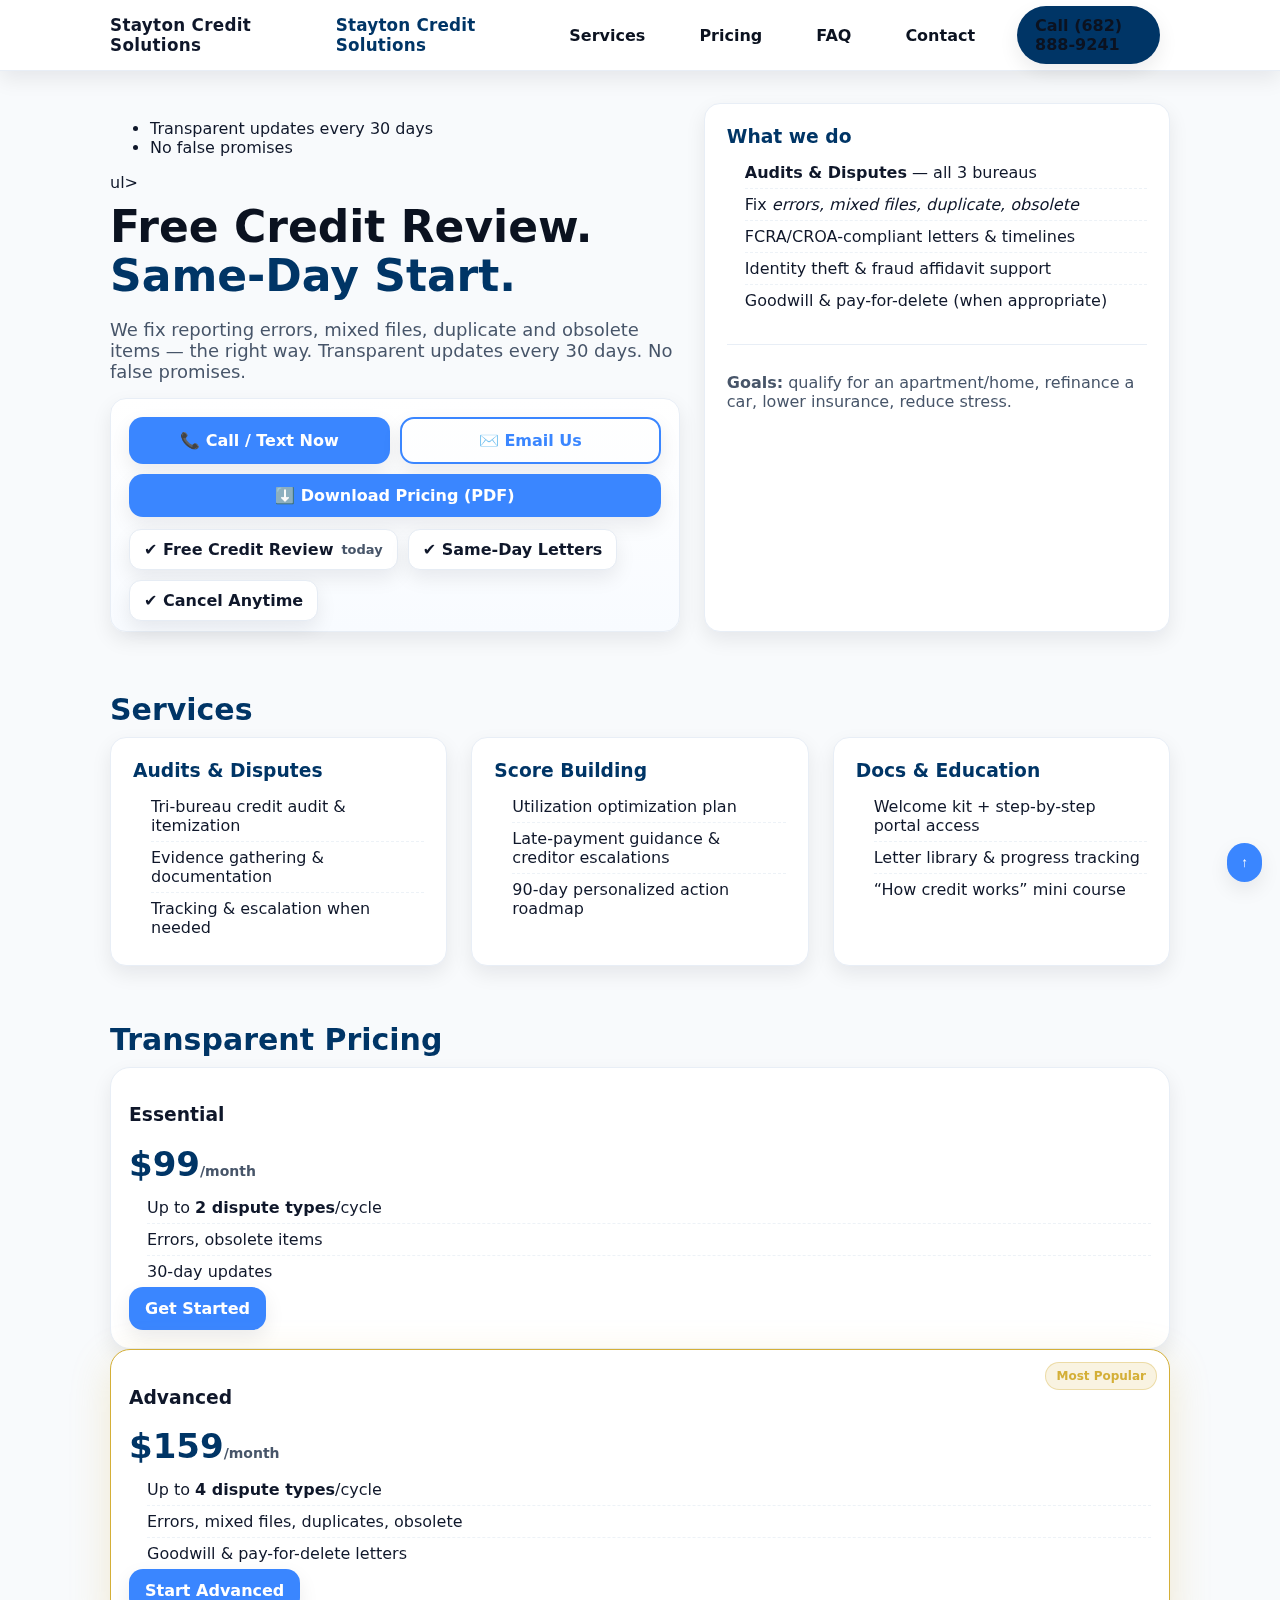
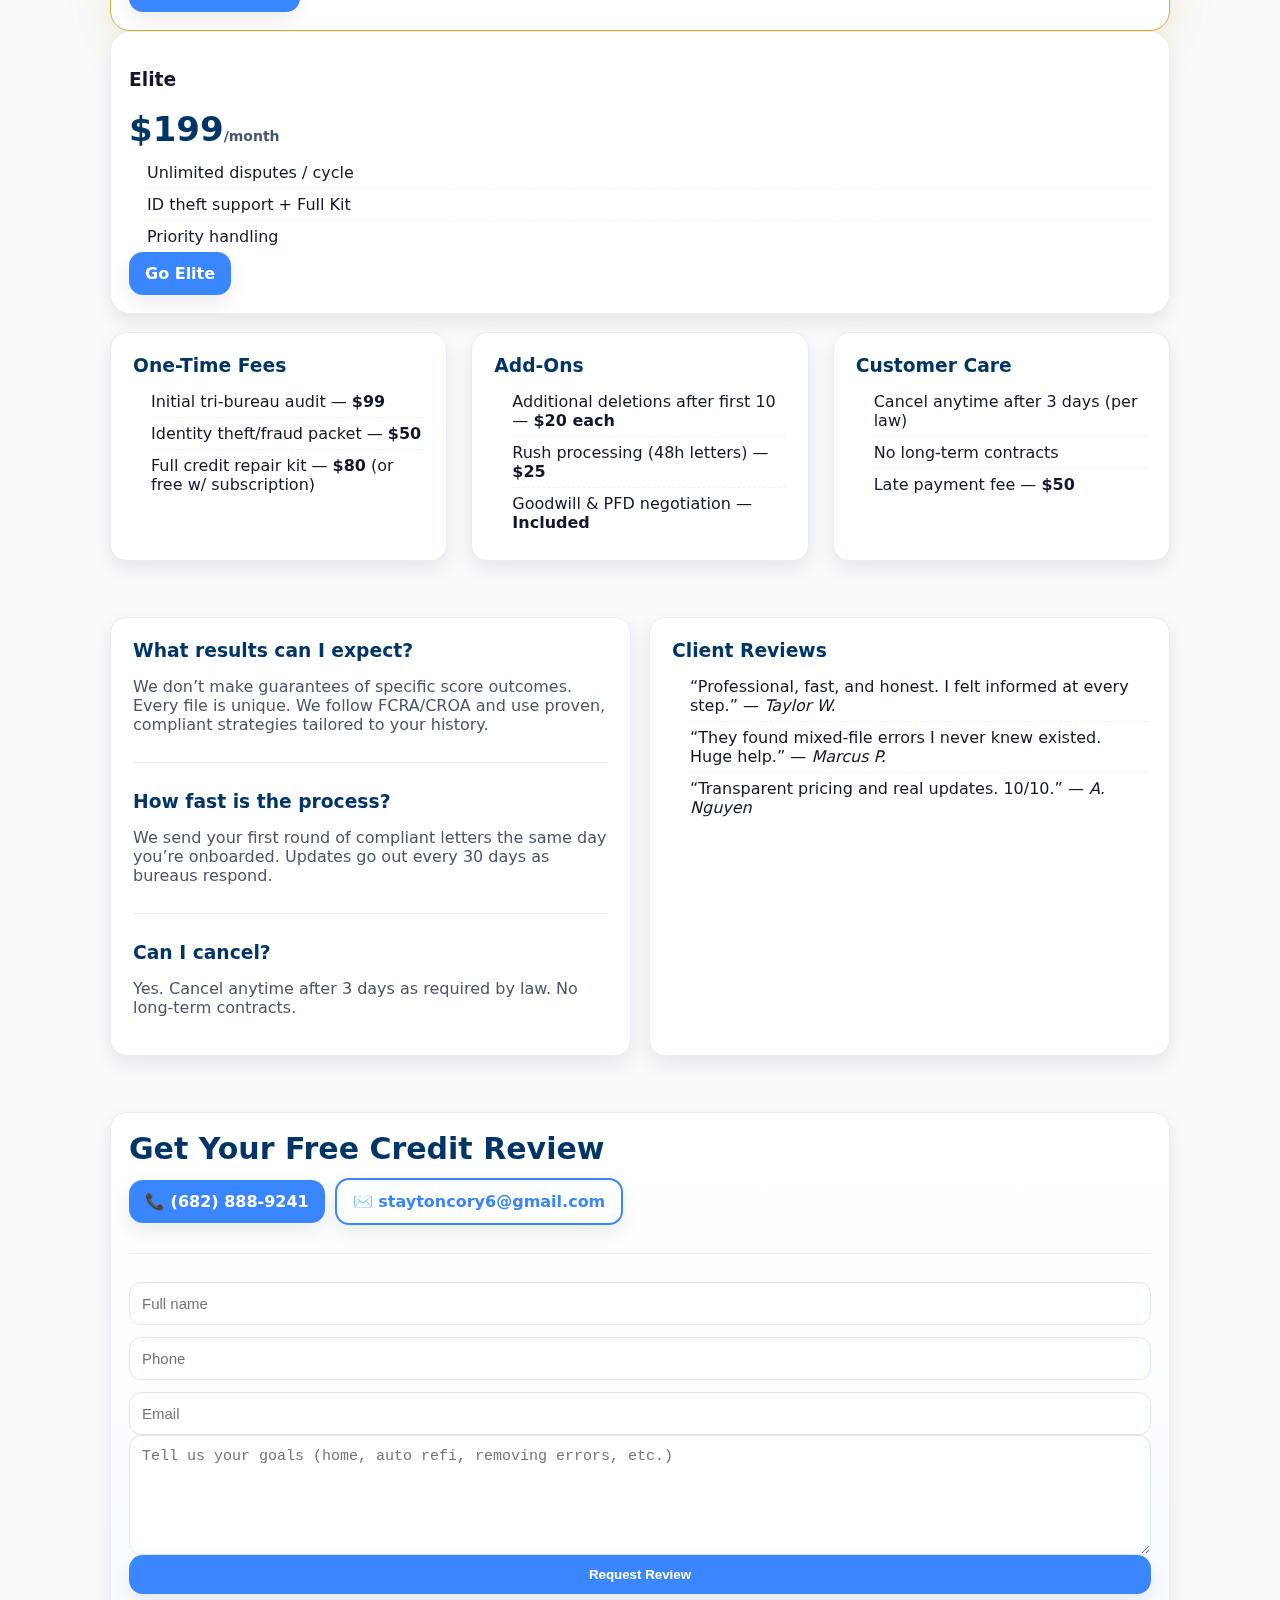
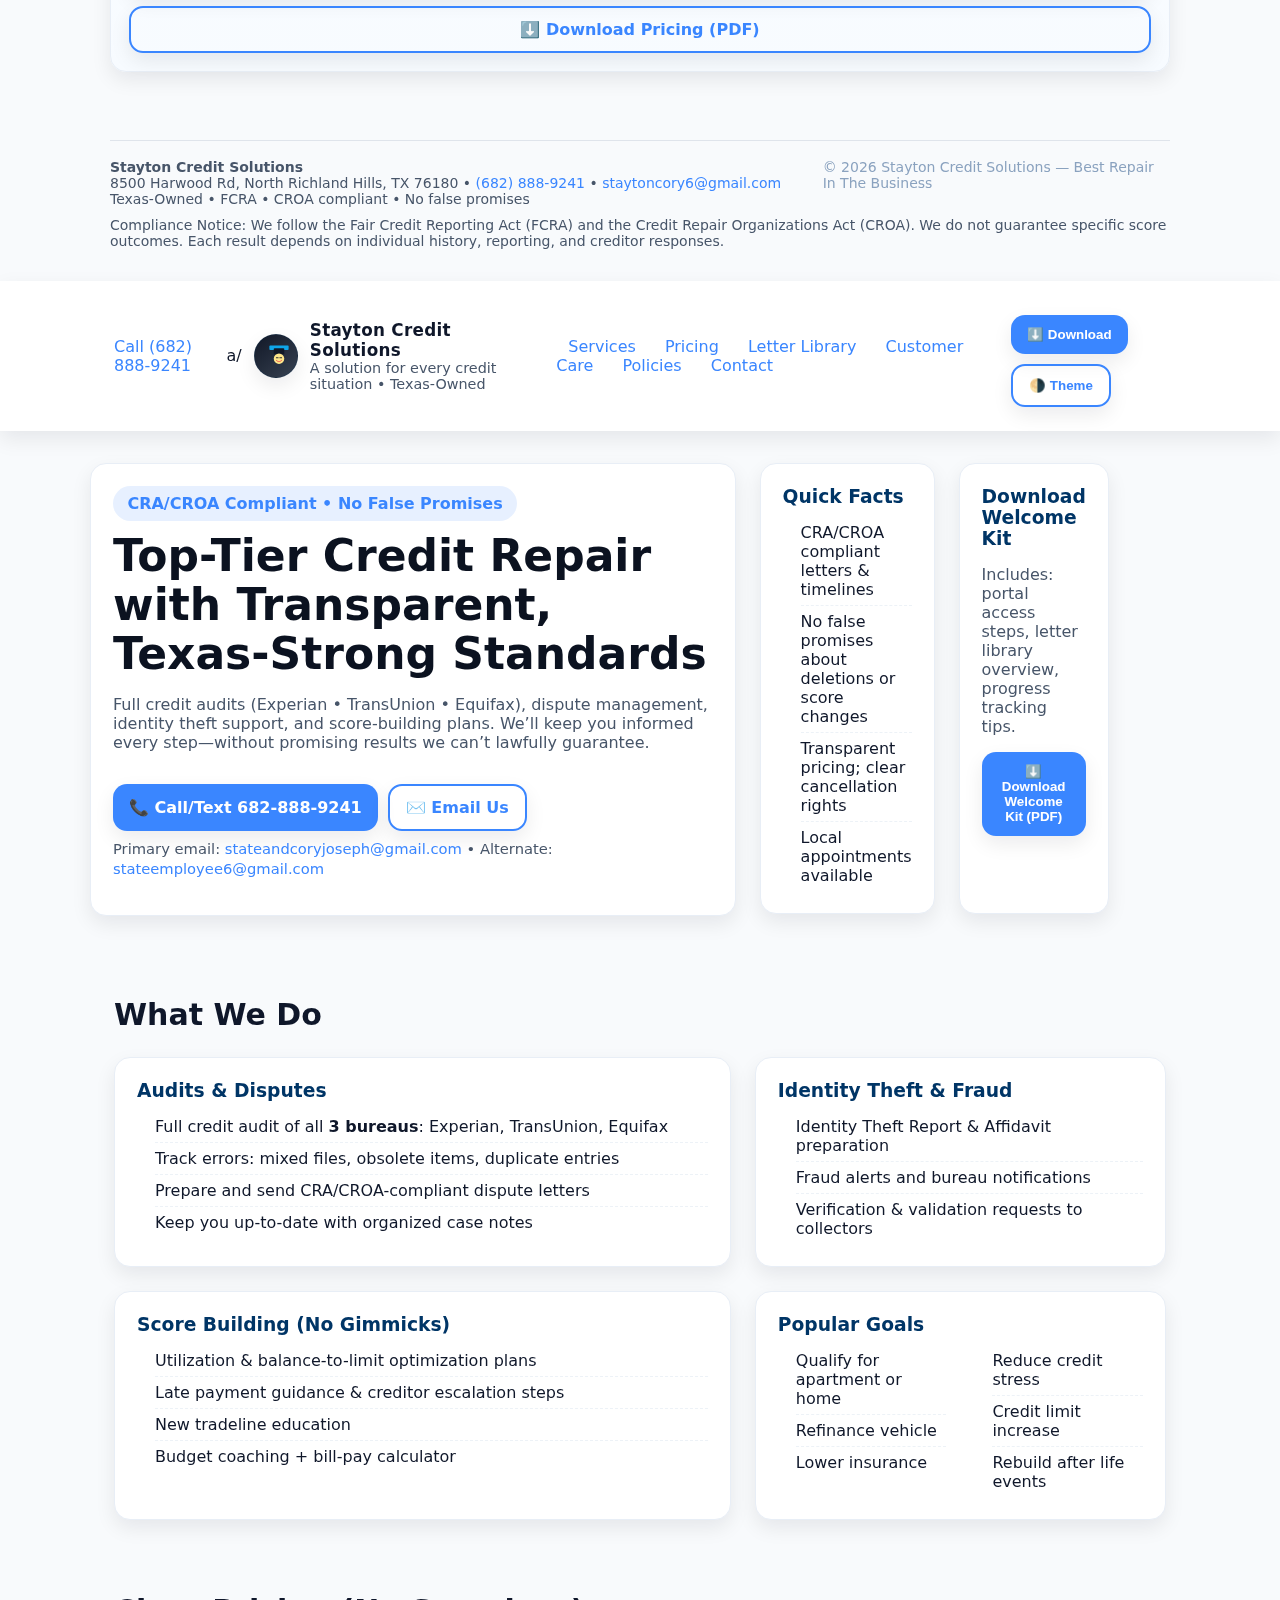
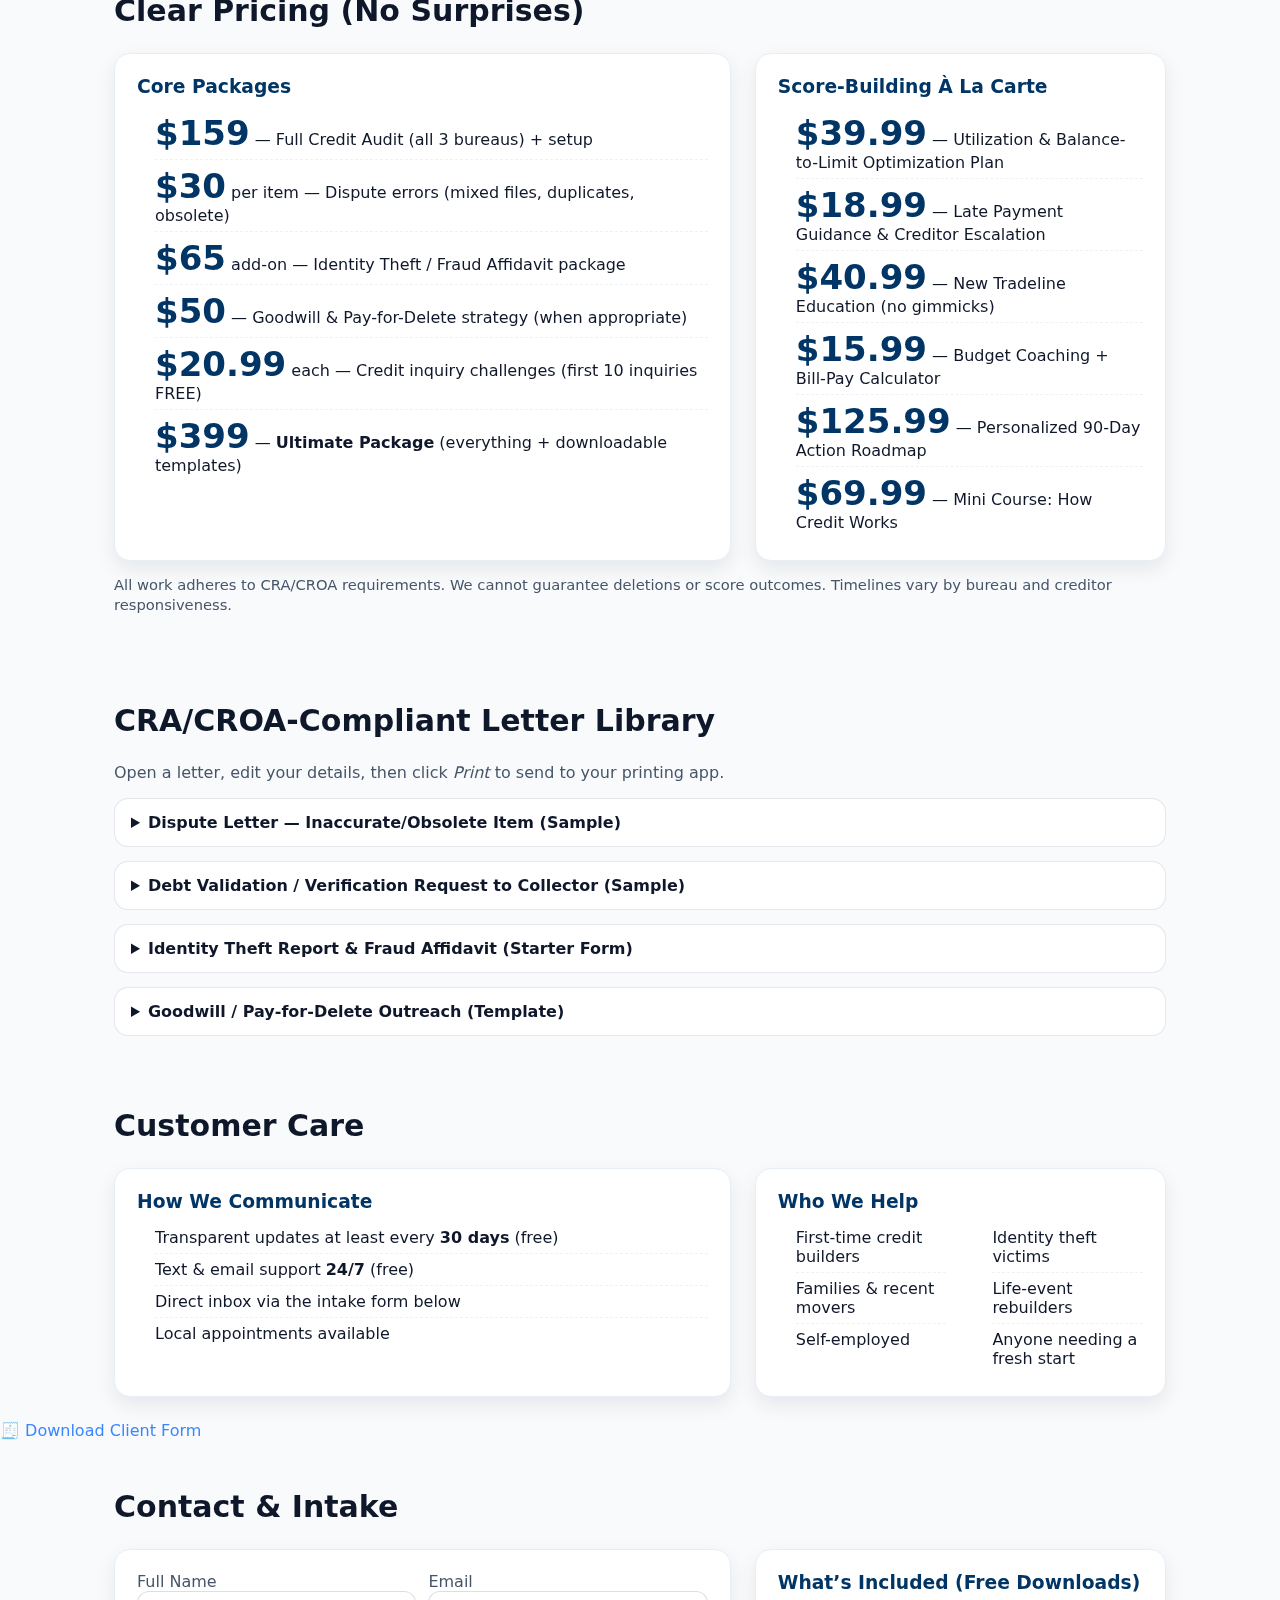
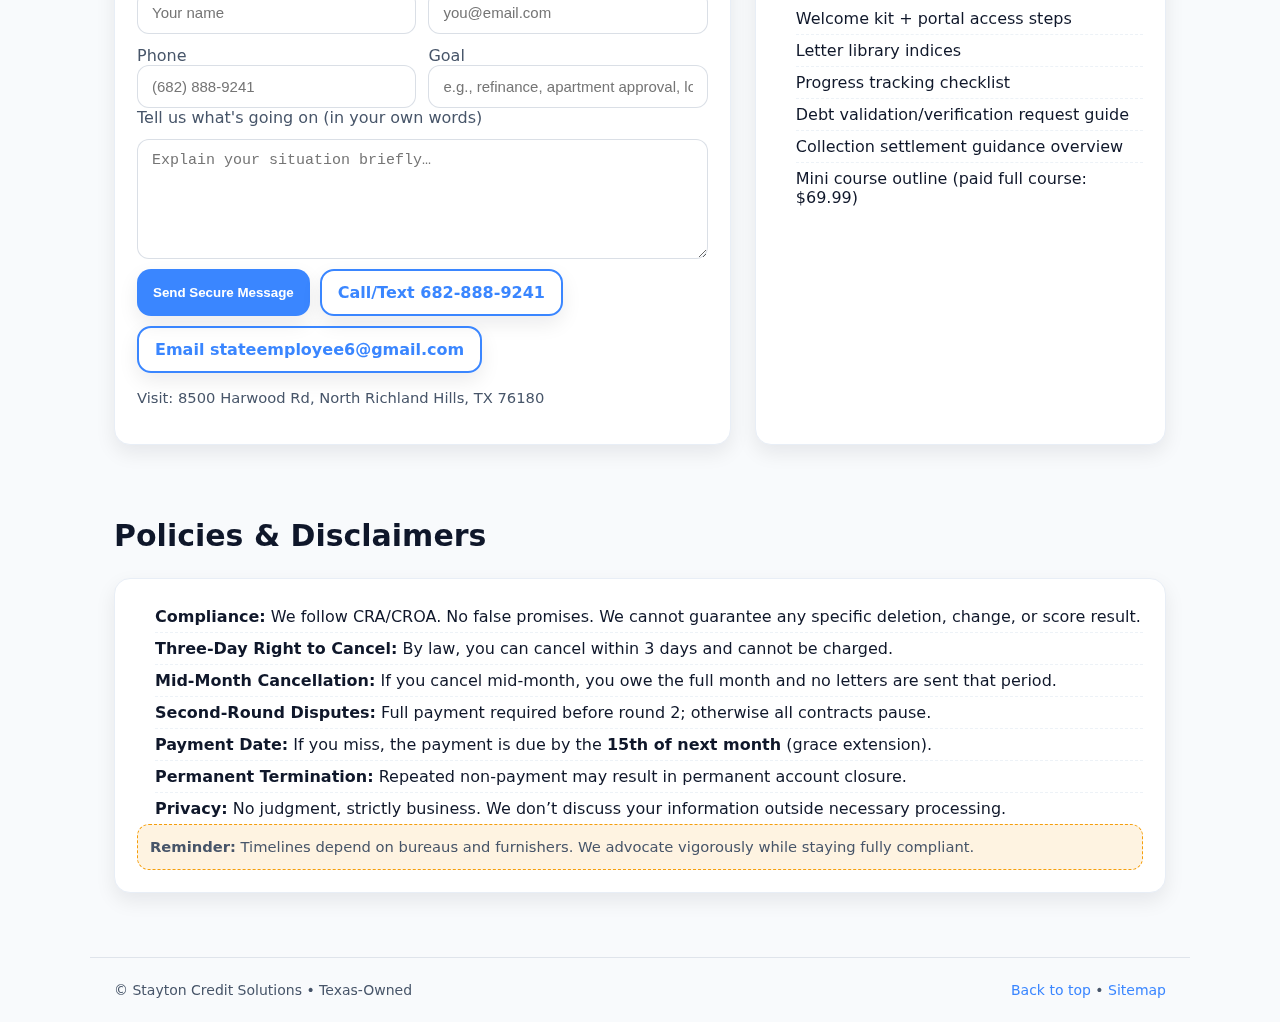
<file: index.html>
<!DOCTYPE html>
<html lang="en">
<head>
  <meta name="google-site-verification" content="Cdq7tfW2Q28PsmchXxTvO2B32CbPGPvtdff1PvNhVUI" />
  
  <meta charset="utf-8" />
  <meta name="viewport" content="width=device-width, initial-scale=1" />

  <title>Stayton Credit Solutions — Best Repair In The Business</title>
  <meta name="description" content="Texas-owned, FCRA/CROA compliant credit repair. Free credit review and same-day start. Disputes for reporting errors, mixed files, duplicate and obsolete items. Transparent pricing." />
  <meta name="keywords" content="credit repair, disputing errors, mixed file, duplicate tradelines, obsolete items, Texas credit repair, North Richland Hills, FCRA, CROA" />

  <!-- Open Graph / Social -->
  <meta property="og:title" content="Stayton Credit Solutions — Best Repair In The Business" />
  <meta property="og:description" content="Free Credit Review • Same-Day Start • Texas-Owned • Transparent Pricing" />
  <meta property="og:type" content="website" />
  <meta property="og:url" content="https://YOUR-DOMAIN.com/" />
  <meta property="og:image" content="https://YOUR-DOMAIN.com/assets/og-image.jpg" />

  <!-- Canonical & Favicon -->
  <link rel="canonical" href="https://YOUR-DOMAIN.com/" />
  <link rel="icon" href="assets/favicon.ico" type="image/x-icon" />

  <!-- Roboto + Inter (safe fallbacks) -->
  <link rel="preconnect" href="https://fonts.gstatic.com" crossorigin>
  <link href="https://fonts.googleapis.com/css2?family=Inter:wght@400;600;700;800&display=swap" rel="stylesheet">

  <style>
    :root{
      --navy:#003566;  /* deep navy */
      --gold:#D4AF37;  /* classic gold */
      --ink:#0b1220;
      --muted:#6b7280;
      --bg:#f7f9fc;
      --card:#ffffff;
      --ring:rgba(0,53,102,.14);
      --shadow: 0 10px 30px rgba(0,0,0,.08);
      --radius:18px;
    }
    *{box-sizing:border-box}
    html,body{margin:0;padding:0}
    <meta name="google-site-verification" content="Cdq7tfW2Q28PsmchXxTvO2B32CbPGPvtdff1PvNhVUI" />
    body{
      font-family:Inter,system-ui,-apple-system,Segoe UI,Roboto,Arial,sans-serif;
      color:var(--ink);
      background:var(--bg);
      line-height:1.5;
    }

    /* Header / Nav */
    .nav{
      position:sticky;top:0;z-index:50;
      background:#fff;
      border-bottom:1px solid #e8eef6;
      backdrop-filter:saturate(160%) blur(6px);
    }
    .wrap{max-width:1100px;margin:0 auto;padding:0 20px}
    .nav-inner{display:flex;align-items:center;justify-content:space-between;height:70px;}
    .brand{display:flex;align-items:center;gap:12px}
    .brand img{height:42px;width:auto;display:block}
    .brand .title{font-weight:800;letter-spacing:.2px;color:var(--navy)}
    .nav a{color:var(--ink);text-decoration:none;font-weight:600;margin:0 10px}
    .nav a:hover{color:var(--navy)}
    .cta-btn{
      background:var(--navy);color:#fff;border:none;border-radius:999px;
      padding:10px 18px;font-weight:700;box-shadow:var(--shadow);
    }
    .cta-btn:hover{filter:brightness(1.05)}
    .ghost{background:transparent;border:2px solid var(--navy);color:var(--navy)}
    .stack{display:flex;align-items:center;gap:10px}

    /* Hero */
    .hero{
      display:grid;grid-template-columns:1.1fr .9fr;gap:24px;
      padding:48px 0 22px;
    }
    .badge{display:inline-block;background:rgba(0,53,102,.06);color:var(--navy);
      border:1px solid rgba(0,53,102,.18);padding:6px 10px;border-radius:999px;font-weight:700;font-size:12px;letter-spacing:.2px}
    h1{font-size:42px;line-height:1.12;margin:14px 0 8px;color:var(--ink)}
    .lead{color:var(--muted);font-size:18px;margin-bottom:16px}
    .hero-card{
      background:linear-gradient(180deg,#fff, #f8fbff);
      border:1px solid #e8eef6;border-radius:var(--radius);padding:18px 18px 6px;box-shadow:var(--shadow)
    }
    .hero-card .row{display:flex;gap:10px;flex-wrap:wrap}
    .hero-card .row > a{flex:1 1 200px;text-align:center;text-decoration:none}
    .chip{display:inline-flex;align-items:center;gap:8px;padding:10px 14px;border-radius:12px;
      border:1px solid #e6ecf4;background:#fff;font-weight:700;box-shadow:var(--shadow)}
    .chip .small{font-size:13px;color:var(--muted);font-weight:600}

    /* Sections */
    .section{padding:28px 0}
    .grid{display:grid;grid-template-columns:repeat(3,1fr);gap:18px}
    .card{background:var(--card);border:1px solid #e8eef6;border-radius:var(--radius);padding:18px;box-shadow:var(--shadow)}
    .card h3{margin:2px 0 10px;color:var(--navy)}
    ul.clean{list-style:none;padding-left:0;margin:0}
    ul.clean li{padding:6px 0;border-bottom:1px dashed #edf2f7}
    ul.clean li:last-child{border-bottom:none}
    .muted{color:var(--muted)}
    .hr{height:1px;background:#e8eef6;margin:28px 0}

    /* Pricing */
    <a
  class="btn btn-primary"
 
 

    <a
  class="btn btn-outline"
  
  download="Stayton-Pricing-2025-11-12.csv"
>
  Download Pricing (CSV)
</a>

</a>

    .pricing{display:grid;grid-template-columns:repeat(3,1fr);gap:18px}
    .tier{background:#fff;border:1px solid #e8eef6;border-radius:20px;padding:18px;box-shadow:var(--shadow);position:relative}
    .tier.popular{border-color:var(--gold);box-shadow:0 12px 40px rgba(212,175,55,.22)}
    .price{font-size:34px;font-weight:800;color:var(--navy);margin:8px 0}
    .per{font-size:14px;color:var(--muted)}
    .tag{position:absolute;top:12px;right:12px;background:var(--gold);color:#15253a;font-weight:800;font-size:12px;padding:6px 10px;border-radius:999px}

    /* Testimonials / FAQ */
    .twocol{display:grid;grid-template-columns:1fr 1fr;gap:18px}

    /* Contact */
    .contact{
      background:linear-gradient(180deg,#fff,#f7fbff);
      border:1px solid #e8eef6;border-radius:var(--radius);padding:18px;box-shadow:var(--shadow)
    }
    .row{display:flex;gap:10px;flex-wrap:wrap}
    input,textarea{
      width:100%;padding:12px 12px;border-radius:12px;border:1px solid #dbe5f1;background:#fff;
      font-size:15px;outline:0;transition:box-shadow .2s
    }
    input:focus,textarea:focus{box-shadow:0 0 0 4px var(--ring)}
    textarea{min-height:120px;resize:vertical}
    .btn{
      display:inline-flex;align-items:center;justify-content:center;gap:8px;
      padding:12px 16px;border-radius:999px;border:none;background:var(--navy);color:#fff;font-weight:800;
      text-decoration:none;box-shadow:var(--shadow)
    }
    .btn:hover{filter:brightness(1.05)}
    .btn-outline{background:transparent;border:2px solid var(--navy);color:var(--navy)}

    /* Footer */
    footer{padding:26px 0;color:var(--muted);font-size:14px}
    .footgrid{display:grid;grid-template-columns:2fr 1fr;gap:18px}
    .credits{color:#8aa2bf}

    /* Responsive */
    @media (max-width:980px){
      .hero{grid-template-columns:1fr}
      .grid{grid-template-columns:1fr 1fr}
      .pricing{grid-template-columns:1fr}
      .twocol{grid-template-columns:1fr}
      .footgrid{grid-template-columns:1fr}
    }
    @media (max-width:640px){
      h1{font-size:34px}
    }
  </style>
</head>
<body>

  <!-- NAV -->
  <header class="nav">
    <div class="wrap nav-inner">
      <div class="brand">
       <strong>Stayton Credit Solutions</strong></strong>
        <div class="title">Stayton Credit Solutions</div>
      </div>
      <nav class="stack">
        <a href="#services">Services</a>
        <a href="#pricing">Pricing</a>
        <a href="#faq">FAQ</a>
        <a href="#contact">Contact</a>
        <a class="cta-btn" href="tel:+16828889241">Call (682) 888-9241</a>
      </nav>
    </div>
  </header>

  <main class="wrap">
    <!-- HERO -->
    <section class="hero">
      <div>
        <ul class="hero-badges">
          <li>Transparent updates every 30 days</li>
        <li>No false promises</li>
        </ul>ul></li></li>
        <h1>Free Credit Review. <span style="color:var(--navy)">Same-Day Start.</span></h1>
        <p class="lead">We fix reporting errors, mixed files, duplicate and obsolete items — the right way. Transparent updates every 30 days. No false promises.</p>

        <div class="hero-card">
          <div class="row">
            <a class="btn" href="tel:+16828889241">📞 Call / Text Now</a>
            <a class="btn btn-outline" href="mailto:staytoncory6@gmail.com">✉️ Email Us</a>
            <a class="btn" href="pricing.pdf" download>⬇️ Download Pricing (PDF)</a>
          </div>
          <div class="row" style="margin:12px 0 4px">
            <span class="chip">✔ Free Credit Review <span class="small">today</span></span>
            <span class="chip">✔ Same-Day Letters</span>
            <span class="chip">✔ Cancel Anytime</span>
          </div>
        </div>
      </div>

      <!-- Right side quick facts -->
      <div class="card">
        <h3>What we do</h3>
        <ul class="clean">
          <li><strong>Audits & Disputes</strong> — all 3 bureaus</li>
          <li>Fix <em>errors, mixed files, duplicate, obsolete</em></li>
          <li>FCRA/CROA-compliant letters & timelines</li>
          <li>Identity theft & fraud affidavit support</li>
          <li>Goodwill & pay-for-delete (when appropriate)</li>
        </ul>
        <div class="hr"></div>
        <p class="muted"><strong>Goals:</strong> qualify for an apartment/home, refinance a car, lower insurance, reduce stress.</p>
      </div>
    </section>

    <!-- SERVICES GRID -->
    <section id="services" class="section">
      <h2 style="color:var(--navy);margin:0 0 10px">Services</h2>
      <div class="grid">
        <div class="card">
          <h3>Audits & Disputes</h3>
          <ul class="clean">
            <li>Tri-bureau credit audit & itemization</li>
            <li>Evidence gathering & documentation</li>
            <li>Tracking & escalation when needed</li>
          </ul>
        </div>
        <div class="card">
          <h3>Score Building</h3>
          <ul class="clean">
            <li>Utilization optimization plan</li>
            <li>Late-payment guidance & creditor escalations</li>
            <li>90-day personalized action roadmap</li>
          </ul>
        </div>
        <div class="card">
          <h3>Docs & Education</h3>
          <ul class="clean">
            <li>Welcome kit + step-by-step portal access</li>
            <li>Letter library & progress tracking</li>
            <li>“How credit works” mini course</li>
          </ul>
        </div>
      </div>
    </section>

    <!-- PRICING -->
    <section id="pricing" class="section">
      <h2 style="color:var(--navy);margin:0 0 10px">Transparent Pricing</h2>
      <div class="pricing">
        <div class="tier">
          <h3>Essential</h3>
          <div class="price">$99<span class="per">/month</span></div>
          <ul class="clean">
            <li>Up to <strong>2 dispute types</strong>/cycle</li>
            <li>Errors, obsolete items</li>
            <li>30-day updates</li>
          </ul>
          <a class="btn" href="#contact">Get Started</a>
        </div>

        <div class="tier popular">
          <div class="tag">Most Popular</div>
          <h3>Advanced</h3>
          <div class="price">$159<span class="per">/month</span></div>
          <ul class="clean">
            <li>Up to <strong>4 dispute types</strong>/cycle</li>
            <li>Errors, mixed files, duplicates, obsolete</li>
            <li>Goodwill & pay-for-delete letters</li>
          </ul>
          <a class="btn" href="#contact">Start Advanced</a>
        </div>

        <div class="tier">
          <h3>Elite</h3>
          <div class="price">$199<span class="per">/month</span></div>
          <ul class="clean">
            <li>Unlimited disputes / cycle</li>
            <li>ID theft support + Full Kit</li>
            <li>Priority handling</li>
          </ul>
          <a class="btn" href="#contact">Go Elite</a>
        </div>
      </div>

      <div class="grid" style="margin-top:18px">
        <div class="card">
          <h3>One-Time Fees</h3>
          <ul class="clean">
            <li>Initial tri-bureau audit — <strong>$99</strong></li>
            <li>Identity theft/fraud packet — <strong>$50</strong></li>
            <li>Full credit repair kit — <strong>$80</strong> (or free w/ subscription)</li>
          </ul>
        </div>
        <div class="card">
          <h3>Add-Ons</h3>
          <ul class="clean">
            <li>Additional deletions after first 10 — <strong>$20 each</strong></li>
            <li>Rush processing (48h letters) — <strong>$25</strong></li>
            <li>Goodwill & PFD negotiation — <strong>Included</strong></li>
          </ul>
        </div>
        <div class="card">
          <h3>Customer Care</h3>
          <ul class="clean">
            <li>Cancel anytime after 3 days (per law)</li>
            <li>No long-term contracts</li>
            <li>Late payment fee — <strong>$50</strong></li>
          </ul>
        </div>
      </div>
    </section>

    <!-- SOCIAL PROOF + FAQ -->
    <section class="section twocol" id="faq">
      <div class="card">
        <h3>What results can I expect?</h3>
        <p class="muted">We don’t make guarantees of specific score outcomes. Every file is unique. We follow FCRA/CROA and use proven, compliant strategies tailored to your history.</p>
        <div class="hr"></div>
        <h3>How fast is the process?</h3>
        <p class="muted">We send your first round of compliant letters the same day you’re onboarded. Updates go out every 30 days as bureaus respond.</p>
        <div class="hr"></div>
        <h3>Can I cancel?</h3>
        <p class="muted">Yes. Cancel anytime after 3 days as required by law. No long-term contracts.</p>
      </div>

      <div class="card">
        <h3>Client Reviews</h3>
        <ul class="clean">
          <li>“Professional, fast, and honest. I felt informed at every step.” — <em>Taylor W.</em></li>
          <li>“They found mixed-file errors I never knew existed. Huge help.” — <em>Marcus P.</em></li>
          <li>“Transparent pricing and real updates. 10/10.” — <em>A. Nguyen</em></li>
        </ul>
      </div>
    </section>

    <!-- CONTACT -->
    <section id="contact" class="section">
      <div class="contact">
        <div class="row" style="align-items:center;justify-content:space-between">
          <h2 style="color:var(--navy);margin:0">Get Your Free Credit Review</h2>
          <div class="stack">
            <a class="btn" href="tel:+16828889241">📞 (682) 888-9241</a>
            <a class="btn btn-outline" href="mailto:staytoncory6@gmail.com">✉️ staytoncory6@gmail.com</a>
          </div>
        </div>
        <div class="hr"></div>
        <form action="https://formspree.io/f/YOUR-FORM-ID" method="POST">
          <div class="row">
            <input name="name" placeholder="Full name" required />
            <input name="phone" placeholder="Phone" />
            <input type="email" name="email" placeholder="Email" required />
          </div>
          <div class="row">
            <textarea name="message" placeholder="Tell us your goals (home, auto refi, removing errors, etc.)" required></textarea>
          </div>
          <div class="row">
            <button class="btn" type="submit">Request Review</button>
            <a class="btn btn-outline" href="pricing.pdf" download>⬇️ Download Pricing (PDF)</a>
          </div>
        </form>
      </div>
    </section>

    <!-- FOOTER -->
    <footer>
      <div class="footgrid">
        <div>
          <strong>Stayton Credit Solutions</strong><br>
          8500 Harwood Rd, North Richland Hills, TX 76180 • <a href="tel:+16828889241">(682) 888-9241</a> •
          <a href="mailto:staytoncory6@gmail.com">staytoncory6@gmail.com</a><br>
          Texas-Owned • FCRA • CROA compliant • No false promises
        </div>
        <div class="credits">
          © <span id="year"></span> Stayton Credit Solutions — Best Repair In The Business
        </div>
      </div>
      <p class="muted" style="margin-top:10px">
        Compliance Notice: We follow the Fair Credit Reporting Act (FCRA) and the Credit Repair Organizations Act (CROA).
        We do not guarantee specific score outcomes. Each result depends on individual history, reporting, and creditor responses.
      </p>
    </footer>
  </main>

  <script>
    document.getElementById('year').textContent = new Date().getFullYear();
  </script>

  <!-- LocalBusiness Schema -->
  <script type="application/ld+json">
  {
    "@context":"https://schema.org",
    "@type":"LocalBusiness",
    "name":"Stayton Credit Solutions",
    "image":"https://YOUR-DOMAIN.com/assets/logo.png",
    "telephone":"+1-682-888-9241",
    "email":"staytoncory6@gmail.com",
    "address":{
      "@type":"PostalAddress",
      "streetAddress":"8500 Harwood Rd",
      "addressLocality":"North Richland Hills",
      "addressRegion":"TX",
      "postalCode":"76180",
      "addressCountry":"US"
    },
    "url":"https://YOUR-DOMAIN.com/",
    "priceRange":"$$",
    "slogan":"Best Repair In The Business",
    "sameAs":[
      "https://www.facebook.com/YOUR-PAGE",
      "https://www.instagram.com/YOUR-PAGE",
      "https://www.linkedin.com/company/YOUR-PAGE"
    ],
    "areaServed":{
      "@type":"GeoCircle",
      "geoMidpoint":{"@type":"GeoCoordinates","latitude":32.8343,"longitude":-97.2289},
      "geoRadius":"80000"
    }
  }
  </script>
</body>
</html>
<!DOCTYPE html>
<html lang="en" data-theme="light">
<head>
  <meta charset="utf-8" />
  <meta name="viewport" content="width=device-width, initial-scale=1" />
  <title>Stayton Credit Solutions — Top-Tier Credit Repair (Texas-Owned)</title>
  <meta name="description" content="Texas-owned, CRA/CROA-compliant credit audits, disputes, identity theft support, and score-building plans. Transparent pricing. No false promises." />
  <link rel="canonical" href="https://your-github-username.github.io/StaytonCreditSolutions/" />
  <style>
    :root{
      --bg:#0b132b;        /* navy */
      --bg-2:#1c2541;
      --acc:#3a86ff;       /* blue for buttons */
      --gold:#d4af37;      /* accent */
      --text:#f7f8fb;
      --muted:#c9d1e0;
      --card:#111827;
      --ok:#10b981;
      --warn:#f59e0b;
      --danger:#ef4444;
      --shadow: 0 10px 30px rgba(0,0,0,.35);
      --radius: 16px;
      --radius-sm: 12px;
      --radius-lg: 22px;
      --max: 1100px;
    }
    [data-theme="light"]{
      --bg:#f8fafc;
      --bg-2:#ffffff;
      --text:#0f172a;
      --muted:#475569;
      --card:#ffffff;
      --shadow: 0 8px 20px rgba(2,6,23,.08);
    }
    *{box-sizing:border-box}
    html,body{margin:0;height:100%;scroll-behavior:smooth;background:var(--bg);color:var(--text);font-family:ui-sans-serif,system-ui,Segoe UI,Roboto,Arial,"Apple Color Emoji","Segoe UI Emoji"}
    a{color:var(--acc);text-decoration:none}
    a:hover{text-decoration:underline}
    .container{max-width:var(--max);margin-inline:auto;padding:24px}
    .pill{display:inline-block;padding:.5rem .9rem;border-radius:999px;background:rgba(58,134,255,.12);color:var(--acc);font-weight:600}
    /* Header */
    header{position:sticky;top:0;z-index:50;background:var(--bg-2);box-shadow:var(--shadow)}
    .bar{display:flex;align-items:center;gap:16px;justify-content:space-between}
    nav a{padding:10px 12px;border-radius:10px}
    nav a:hover{background:rgba(58,134,255,.12)}
    .logo{display:flex;align-items:center;gap:12px}
    .brand{font-size:1.05rem;font-weight:800;letter-spacing:.3px}
    /* Simple “1930s top-hat” SVG badge */
    .badge{width:44px;height:44px;border-radius:50%;background:linear-gradient(140deg,#0b132b,#1c2541);display:grid;place-items:center;box-shadow:var(--shadow)}
    [data-theme="light"] .badge{background:linear-gradient(140deg,#111827,#374151)}
    .btn{display:inline-flex;align-items:center;gap:10px;padding:12px 16px;border-radius:14px;background:var(--acc);color:white;border:0;cursor:pointer;font-weight:700;box-shadow:var(--shadow)}
    .btn:hover{filter:brightness(.95)}
    .btn-outline{background:transparent;color:var(--acc);border:2px solid var(--acc)}
    .grid{display:grid;gap:24px}
    @media(min-width:900px){.grid-2{grid-template-columns:1.2fr .8fr}}
    /* Cards */
    .card{background:var(--card);border-radius:var(--radius);box-shadow:var(--shadow);padding:22px}
    .card h3{margin-top:0}
    /* Hero */
    .hero{padding:32px 0}
    .hero h1{font-size:clamp(28px,3.6vw,44px);margin:10px 0}
    .muted{color:var(--muted)}
    .taglist{display:flex;flex-wrap:wrap;gap:10px}
    .tag{background:rgba(212,175,55,.15);color:var(--gold);border:1px solid rgba(212,175,55,.35);padding:6px 10px;border-radius:999px;font-weight:700}
    /* Sections */
    section{scroll-margin-top:100px}
    h2{font-size:clamp(22px,2.6vw,30px)}
    ul.clean{padding-left:18px}
    .price{font-weight:900}
    .fine{font-size:.92rem;line-height:1.35;color:var(--muted)}
    .note{background:rgba(245,158,11,.12);border:1px dashed var(--warn);padding:12px;border-radius:12px}
    /* Details dropdowns */
    details{background:var(--bg-2);border-radius:14px;padding:14px 16px;border:1px solid rgba(148,163,184,.25)}
    details+details{margin-top:14px}
    summary{cursor:pointer;font-weight:800}
    .actions{display:flex;gap:10px;flex-wrap:wrap;margin-top:10px}
    .action{padding:8px 12px;border-radius:10px;border:1px solid rgba(148,163,184,.35);background:transparent;color:var(--text);cursor:pointer}
    .action:hover{background:rgba(148,163,184,.12)}
    /* Lists */
    .cols{columns:2;gap:28px}
    @media(max-width:700px){.cols{columns:1}}
    /* Footer + back to top */
    footer{margin-top:40px;padding:18px 0;border-top:1px solid rgba(148,163,184,.25)}
    .backtop{position:fixed;right:18px;bottom:18px;border-radius:999px;padding:12px 14px;background:var(--acc);color:#fff;border:0;cursor:pointer;box-shadow:var(--shadow)}
    /* Forms */
    .input{width:100%;padding:12px 14px;border-radius:12px;border:1px solid rgba(148,163,184,.35);background:var(--bg-2);color:var(--text)}
    textarea.input{min-height:120px;resize:vertical}
    .row{display:grid;gap:12px}
    @media(min-width:720px){.row-2{grid-template-columns:1fr 1fr}}
    /* Accessibility helpers */
    .sr-only{position:absolute;width:1px;height:1px;padding:0;margin:-1px;overflow:hidden;clip:rect(0,0,0,0);white-space:nowrap;border:0}
  </style>
</head>
<body id="top">

  <!-- Header -->
  <header>
    <div class="container bar">
      <div class="logo">
        <a class="call-fab" href="tel:+16828889241" aria-label="Call Stayton Credit Solutions">
          <span>Call (682) 888-9241</span>
        </a>a/</span>
        <div class="badge" aria-hidden="true">
          <!-- playful 1930s top-hat face -->
          <svg width="28" height="28" viewBox="0 0 64 64" fill="none" aria-label="1930s three-piece suit logo">
            <rect x="10" y="8" width="44" height="10" rx="2" fill="#0ea5e9"/>
            <rect x="20" y="14" width="24" height="14" rx="2" fill="#111827"/>
            <circle cx="32" cy="38" r="12" fill="#fde68a"/>
            <path d="M26 36h4M34 36h4" stroke="#111827" stroke-width="2" stroke-linecap="round"/>
            <path d="M26 42c4 4 8 4 12 0" stroke="#ef4444" stroke-width="2" stroke-linecap="round"/>
          </svg>
        </div>
        <div>
          <div class="brand">Stayton Credit Solutions</div>
          <div class="muted" style="font-size:.9rem">A solution for every credit situation • Texas-Owned</div>
        </div>
      </div>

      <nav>
        <a href="#services">Services</a>
        <a href="#pricing">Pricing</a>
        <a href="#letters">Letter Library</a>
        <a href="#care">Customer Care</a>
        <a href="#policies">Policies</a>
        <a href="#contact">Contact</a>
      </nav>

      <div class="actions">
        <button class="btn" id="downloadPage" aria-label="Download this page">⬇️ Download</button>
        <button class="btn btn-outline" data-theme-toggle aria-label="Switch theme">🌗 Theme</button>
      </div>
    </div>
  </header>

  <!-- Hero -->
  <div class="container hero grid grid-2">
    <div class="card">
      <span class="pill">CRA/CROA Compliant • No False Promises</span>
      <h1>Top-Tier Credit Repair with Transparent, Texas-Strong Standards</h1>
      <p class="muted">Full credit audits (Experian • TransUnion • Equifax), dispute management, identity theft support, and score-building plans. We’ll keep you informed every step—without promising results we can’t lawfully guarantee.</p>
      <div class="taglist" style="margin-top:10px">
        <span class="tag">Texas-Owned</span>
        <span class="tag">Strict Guidelines</span>
        <span class="tag">Audit &amp; Disputes</span>
        <span class="tag">Identity Theft</span>
      </div>
      <div class="actions" style="margin-top:16px">
        <a class="btn" href="tel:16828889241">📞 Call/Text 682-888-9241</a>
        <a class="btn btn-outline" href="mailto:stateandcoryjoseph@gmail.com">✉️ Email Us</a>
      </div>
      <p class="fine" style="margin-top:8px">Primary email: <a href="mailto:stateandcoryjoseph@gmail.com">stateandcoryjoseph@gmail.com</a> • Alternate: <a href="mailto:stateemployee6@gmail.com">stateemployee6@gmail.com</a></p>
    </div>

    <div class="grid" style="align-content:start">
      <div class="card">
        <h3>Quick Facts</h3>
        <ul class="clean">
          <li>CRA/CROA compliant letters & timelines</li>
          <li>No false promises about deletions or score changes</li>
          <li>Transparent pricing; clear cancellation rights</li>
          <li>Local appointments available</li>
        </ul>
      </div>
      <div class="card">
        <h3>Download Welcome Kit</h3>
        <p class="muted">Includes: portal access steps, letter library overview, progress tracking tips.</p>
        <button class="btn" id="downloadWelcome">⬇️ Download Welcome Kit (PDF)</button>
      </div>
    </div>
  </div>

  <!-- Services -->
  <section id="services" class="container">
    <h2>What We Do</h2>
    <div class="grid grid-2">
      <div class="card">
        <h3>Audits & Disputes</h3>
        <ul class="clean">
          <li>Full credit audit of all <strong>3 bureaus</strong>: Experian, TransUnion, Equifax</li>
          <li>Track errors: mixed files, obsolete items, duplicate entries</li>
          <li>Prepare and send CRA/CROA-compliant dispute letters</li>
          <li>Keep you up-to-date with organized case notes</li>
        </ul>
      </div>
      <div class="card">
        <h3>Identity Theft & Fraud</h3>
        <ul class="clean">
          <li>Identity Theft Report & Affidavit preparation</li>
          <li>Fraud alerts and bureau notifications</li>
          <li>Verification & validation requests to collectors</li>
        </ul>
      </div>
      <div class="card">
        <h3>Score Building (No Gimmicks)</h3>
        <ul class="clean">
          <li>Utilization & balance-to-limit optimization plans</li>
          <li>Late payment guidance & creditor escalation steps</li>
          <li>New tradeline education</li>
          <li>Budget coaching + bill-pay calculator</li>
        </ul>
      </div>
      <div class="card">
        <h3>Popular Goals</h3>
        <div class="cols">
          <ul class="clean">
            <li>Qualify for apartment or home</li>
            <li>Refinance vehicle</li>
            <li>Lower insurance</li>
          </ul>
          <ul class="clean">
            <li>Reduce credit stress</li>
            <li>Credit limit increase</li>
            <li>Rebuild after life events</li>
          </ul>
        </div>
      </div>
    </div>
  </section>

  <!-- Pricing -->
  <section id="pricing" class="container">
    <h2>Clear Pricing (No Surprises)</h2>
    <div class="grid grid-2">
      <div class="card">
        <h3>Core Packages</h3>
        <ul class="clean">
          <li><span class="price">$159</span> — Full Credit Audit (all 3 bureaus) + setup</li>
          <li><span class="price">$30</span> per item — Dispute errors (mixed files, duplicates, obsolete)</li>
          <li><span class="price">$65</span> add-on — Identity Theft / Fraud Affidavit package</li>
          <li><span class="price">$50</span> — Goodwill & Pay-for-Delete strategy (when appropriate)</li>
          <li><span class="price">$20.99</span> each — Credit inquiry challenges (first 10 inquiries FREE)</li>
          <li><span class="price">$399</span> — <strong>Ultimate Package</strong> (everything + downloadable templates)</li>
        </ul>
      </div>
      <div class="card">
        <h3>Score-Building À La Carte</h3>
        <ul class="clean">
          <li><span class="price">$39.99</span> — Utilization & Balance-to-Limit Optimization Plan</li>
          <li><span class="price">$18.99</span> — Late Payment Guidance & Creditor Escalation</li>
          <li><span class="price">$40.99</span> — New Tradeline Education (no gimmicks)</li>
          <li><span class="price">$15.99</span> — Budget Coaching + Bill-Pay Calculator</li>
          <li><span class="price">$125.99</span> — Personalized 90-Day Action Roadmap</li>
          <li><span class="price">$69.99</span> — Mini Course: How Credit Works</li>
        </ul>
      </div>
    </div>
    <p class="fine">All work adheres to CRA/CROA requirements. We cannot guarantee deletions or score outcomes. Timelines vary by bureau and creditor responsiveness.</p>
  </section>

  <!-- Letter Library (Printable dropdowns) -->
  <section id="letters" class="container">
    <h2>CRA/CROA-Compliant Letter Library</h2>
    <p class="muted">Open a letter, edit your details, then click <em>Print</em> to send to your printing app.</p>

    <details>
      <summary>Dispute Letter — Inaccurate/Obsolete Item (Sample)</summary>
      <div class="card">
        <textarea class="input" id="letter-dispute">
[Your Name]
[Address]
[City, State ZIP]
[Email] | [Phone]
[Date]

Experian / TransUnion / Equifax
Re: Dispute of inaccurate/obsolete information under the FCRA

To whom it may concern,
I am disputing the accuracy/completeness of the following item(s) on my credit report:
• Creditor/Collector:
• Account #:
• Reason:

Under the FCRA and applicable state law, please investigate and delete or correct the item(s) if you cannot verify with maximum possible accuracy. Please provide written results of your reinvestigation and an updated report.

Sincerely,
[Your Name]
        </textarea>
        <div class="actions">
          <button class="action" onclick="printArea('letter-dispute')">🖨️ Print</button>
        </div>
      </div>
    </details>

    <details>
      <summary>Debt Validation / Verification Request to Collector (Sample)</summary>
      <div class="card">
        <textarea class="input" id="letter-validate">
[Your Name]
[Address]
[City, State ZIP]
[Email] | [Phone]
[Date]

[Collector Name]
[Collector Address]

Re: Request for validation/verification of alleged debt under the FDCPA

Please provide (1) the name of the original creditor, (2) amount owed and itemization,
(3) proof you have the right to collect, and (4) complete account documentation.
Until you validate, please cease collection and credit reporting.

Sincerely,
[Your Name]
        </textarea>
        <div class="actions">
          <button class="action" onclick="printArea('letter-validate')">🖨️ Print</button>
        </div>
      </div>
    </details>

    <details>
      <summary>Identity Theft Report & Fraud Affidavit (Starter Form)</summary>
      <div class="card">
        <textarea class="input" id="letter-idtheft">
IDENTITY THEFT AFFIDAVIT (Starter)
Name: __________   DOB: __________   Phone: __________
Address: ___________________________________________
Incident Date: __/__/____   Police Report #: __________

I declare that the following accounts/charges are not mine and stem from identity theft:
• Bureau Reported Items:
• Creditors/Collectors:

I request placement/extension of fraud alert, blocking of fraudulent info, and copies of all records related to the fraudulent accounts.

Signature: _____________________   Date: __/__/____
        </textarea>
        <div class="actions">
          <button class="action" onclick="printArea('letter-idtheft')">🖨️ Print</button>
        </div>
      </div>
    </details>

    <details>
      <summary>Goodwill / Pay-for-Delete Outreach (Template)</summary>
      <div class="card">
        <textarea class="input" id="letter-goodwill">
[Your Name]
[Address]
[Date]

[Creditor]
Subject: Goodwill adjustment / Pay-for-Delete consideration

I’m requesting a goodwill adjustment/pay-for-delete in connection with account [#].
Given my current standing and resolution efforts, please consider removing or updating the negative mark as a goodwill gesture / in exchange for agreed settlement.

Thank you for your consideration.
Sincerely,
[Your Name]
        </textarea>
        <div class="actions">
          <button class="action" onclick="printArea('letter-goodwill')">🖨️ Print</button>
        </div>
      </div>
    </details>
  </section>

  <!-- Customer Care -->
  <section id="care" class="container">
    <h2>Customer Care</h2>
    <div class="grid grid-2">
      <div class="card">
        <h3>How We Communicate</h3>
        <ul class="clean">
          <li>Transparent updates at least every <strong>30 days</strong> (free)</li>
          <li>Text &amp; email support <strong>24/7</strong> (free)</li>
          <li>Direct inbox via the intake form below</li>
          <li>Local appointments available</li>
        </ul>
      </div>
      <div class="card">
        <h3>Who We Help</h3>
        <div class="cols">
          <ul class="clean">
            <li>First-time credit builders</li>
            <li>Families &amp; recent movers</li>
            <li>Self-employed</li>
          </ul>
          <ul class="clean">
            <li>Identity theft victims</li>
            <li>Life-event rebuilders</li>
            <li>Anyone needing a fresh start</li>
          </ul>
        </div>
      </div>
    </div>
  </section>

  <!-- Intake / Contact Form -->
  <a href="form.html" class="button">🧾 Download Client Form</a>

  <section id="contact" class="container">
    <h2>Contact & Intake</h2>
    <div class="grid grid-2">
      <div class="card">
        <form id="intake" data-validate>
          <div class="row row-2">
            <div>
              <label class="muted">Full Name</label>
              <input class="input" required name="name" placeholder="Your name" />
            </div>
            <div>
              <label class="muted">Email</label>
              <input class="input" required type="email" name="email" placeholder="you@email.com" />
            </div>
            <div>
              <label class="muted">Phone</label>
              <input class="input" required name="phone" placeholder="(682) 888-9241" />
            </div>
            <div>
              <label class="muted">Goal</label>
              <input class="input" name="goal" placeholder="e.g., refinance, apartment approval, lower insurance" />
            </div>
          </div>
          <div class="row">
            <label class="muted">Tell us what's going on (in your own words)</label>
            <textarea class="input" required name="story" placeholder="Explain your situation briefly…"></textarea>
          </div>
          <div class="actions" style="margin-top:10px">
            <button class="btn" type="submit">Send Secure Message</button>
            <a class="btn btn-outline" href="tel:16828889241">Call/Text 682-888-9241</a>
            <a class="btn btn-outline" href="mailto:stateemployee6@gmail.com">Email stateemployee6@gmail.com</a>
          </div>
          <p class="fine">Visit: 8500 Harwood Rd, North Richland Hills, TX 76180</p>
        </form>
      </div>
      <div class="card">
        <h3>What’s Included (Free Downloads)</h3>
        <ul class="clean">
          <li>Welcome kit + portal access steps</li>
          <li>Letter library indices</li>
          <li>Progress tracking checklist</li>
          <li>Debt validation/verification request guide</li>
          <li>Collection settlement guidance overview</li>
          <li>Mini course outline (paid full course: $69.99)</li>
        </ul>
      </div>
    </div>
  </section>

  <!-- Policies & Disclaimers -->
  <section id="policies" class="container">
    <h2>Policies & Disclaimers</h2>
    <div class="card">
      <ul class="clean">
        <li><strong>Compliance:</strong> We follow CRA/CROA. No false promises. We cannot guarantee any specific deletion, change, or score result.</li>
        <li><strong>Three-Day Right to Cancel:</strong> By law, you can cancel within 3 days and cannot be charged.</li>
        <li><strong>Mid-Month Cancellation:</strong> If you cancel mid-month, you owe the full month and no letters are sent that period.</li>
        <li><strong>Second-Round Disputes:</strong> Full payment required before round 2; otherwise all contracts pause.</li>
        <li><strong>Payment Date:</strong> If you miss, the payment is due by the <strong>15th of next month</strong> (grace extension).</li>
        <li><strong>Permanent Termination:</strong> Repeated non-payment may result in permanent account closure.</li>
        <li><strong>Privacy:</strong> No judgment, strictly business. We don’t discuss your information outside necessary processing.</li>
      </ul>
      <div class="note fine"><strong>Reminder:</strong> Timelines depend on bureaus and furnishers. We advocate vigorously while staying fully compliant.</div>
    </div>
  </section>

  <!-- Footer -->
  <footer class="container">
    <div class="bar" style="gap:10px;flex-wrap:wrap">
      <div>&copy; <span id="year"></span> Stayton Credit Solutions • Texas-Owned</div>
      <div>
        <a href="#top">Back to top</a> •
        <a href="sitemap.xml">Sitemap</a>
      </div>
    </div>
  </footer>

  <!-- Floating “Back to Top” -->
  <button class="backtop" data-to-top aria-label="Back to top">↑</button>

  <!-- Structured data -->
  <script type="application/ld+json">
  {
    "@context": "https://schema.org",
    "@type": "LocalBusiness",
    "name": "Stayton Credit Solutions",
    "address": {
      "@type": "PostalAddress",
      "streetAddress": "8500 Harwood Rd",
      "addressLocality": "North Richland Hills",
      "addressRegion": "TX",
      "postalCode": "76180"
    },
    "telephone": "+1-682-888-9241",
    "email": "stateandcoryjoseph@gmail.com",
    "url": "https://your-github-username.github.io/StaytonCreditSolutions/",
    "areaServed": "US",
    "founder": "Stayton Credit Solutions",
    "priceRange": "$$"
  }
  </script>

  <!-- App JS -->
  <script>
    // Theme toggle
    document.querySelector('[data-theme-toggle]')?.addEventListener('click', () => {
      const html = document.documentElement;
      html.setAttribute('data-theme', html.getAttribute('data-theme') === 'dark' ? 'light' : 'dark');
    });

    // Back to top
    document.querySelector('[data-to-top]')?.addEventListener('click', () => {
      document.getElementById('top')?.scrollIntoView({behavior:'smooth'});
    });

    // Print helper for dropdown letters
    function printArea(textareaId){
      const el = document.getElementById(textareaId);
      if(!el) return;
      const w = window.open('', '_blank', 'width=800,height=900');
      w.document.write('<pre style="font-family:ui-monospace, SFMono-Regular, Menlo, Monaco, Consolas, monospace;white-space:pre-wrap;line-height:1.35;padding:20px;">'
        + escapeHtml(el.value) + '</pre>');
      w.document.close();
      w.focus();
      w.print();
      setTimeout(()=>w.close(), 500);
    }
    function escapeHtml(s){return s.replace(/[&<>"']/g, m=>({ '&':'&amp;','<':'&lt;','>':'&gt;','"':'&quot;',"'":'&#039;' }[m]));}

    // Intake form (mock send to email)
    document.getElementById('intake')?.addEventListener('submit', (e)=>{
      e.preventDefault();
      const data = Object.fromEntries(new FormData(e.target).entries());
      const mailto = 'mailto:stateemployee6@gmail.com'
        + '?subject=' + encodeURIComponent('New Intake: ' + (data.name||'Client'))
        + '&body=' + encodeURIComponent(
`Name: ${data.name||''}
Email: ${data.email||''}
Phone: ${data.phone||''}
Goal: ${data.goal||''}

Story:
${data.story||''}
`);
      window.location.href = mailto; // opens the user's email app prefilled
      alert('Thanks! Your email draft just opened. Send it when you’re ready.');
      e.target.reset();
    });

    // Download this page as index.html (BLUE BUTTON)
    document.getElementById('downloadPage')?.addEventListener('click', ()=>{
      const blob = new Blob(
        ['<!DOCTYPE html>\n', document.documentElement.outerHTML],
        {type:'text/html;charset=utf-8'}
      );
      const a = document.createElement('a');
      a.href = URL.createObjectURL(blob);
      a.download = 'index.html';
      a.click();
      URL.revokeObjectURL(a.href);
    });


Texas-Owned • CRA/CROA compliant • No false promises

Portal Access:
1) Create your portal login (we’ll email your link).
2) Upload your ID and recent proof of address.
3) Pull your 3-bureau report (instructions included).

What we do:
• Full audit (Experian, TransUnion, Equifax)
• Dispute prep and tracking
• Identity theft support (affidavit, alerts)
• Score-building plans

Policies (Summary):
• 3-day right to cancel (no charge)
• Mid-month cancel = you owe that month; no letters sent
• Second-round disputes require full payment

Contacts:
Call/Text: 682-888-9241
Email: stateandcoryjoseph@gmail.com / stateemployee6@gmail.com
Address: 8500 Harwood Rd, North Richland Hills, TX 76180
`;
      const blob = new Blob([text], {type:'text/plain;charset=utf-8'});
      const a = document.createElement('a');
      a.href = URL.createObjectURL(blob);
      a.download = 'Welcome_Kit.txt'; // universally openable; printable
      a.click();
      URL.revokeObjectURL(a.href);
    });

    // Auto year
    document.getElementById('year').textContent = new Date().getFullYear();
  </script>
</body>
</html>
</file>
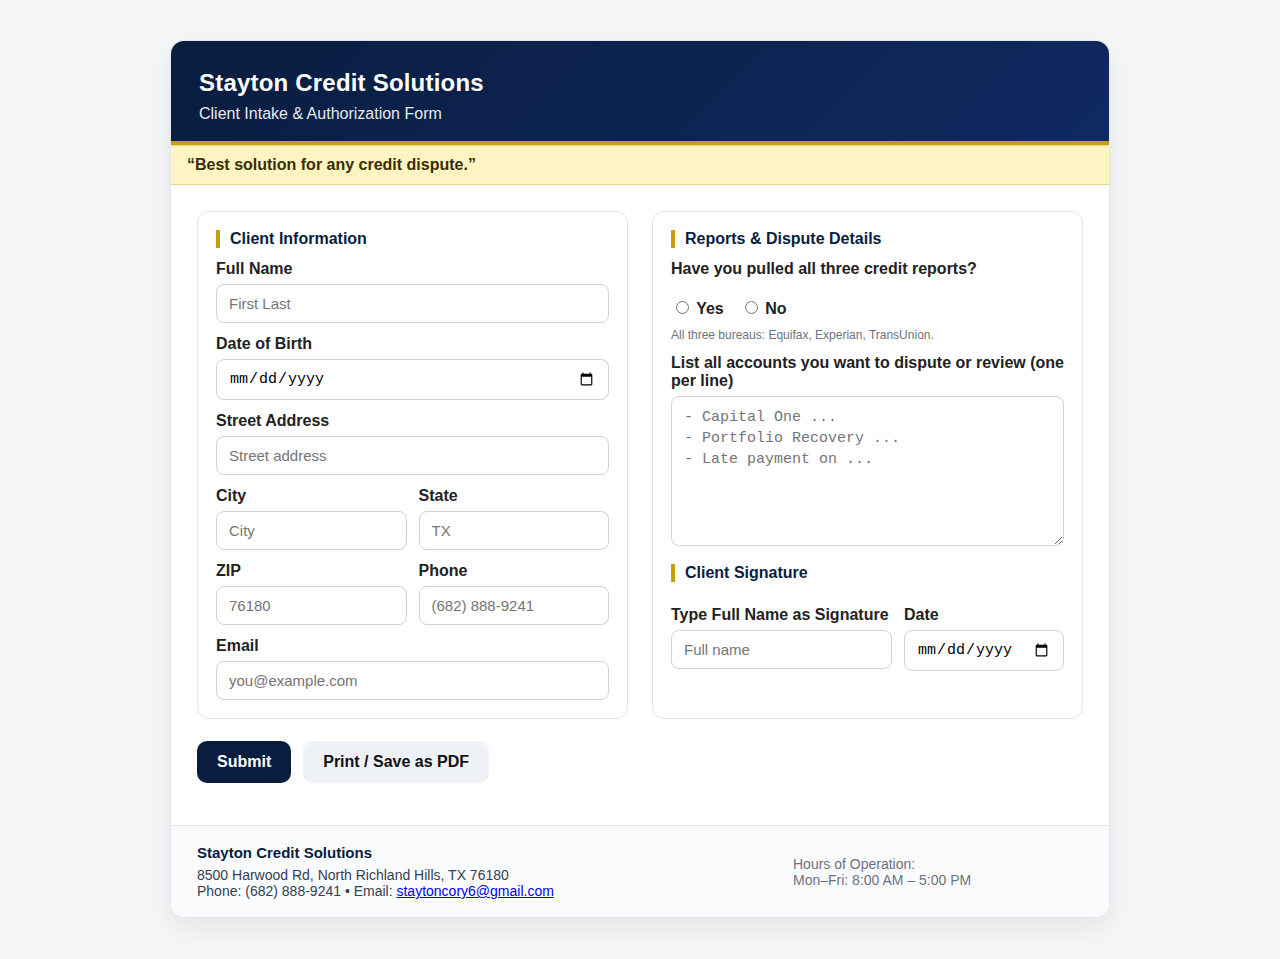
<file: form.html>
<html></html>
<html lang="en">
<head>
  <meta charset="UTF-8" />
  <meta name="viewport" content="width=device-width, initial-scale=1" />
  <title>Stayton Credit Solutions — Client Intake Form</title>
  <meta name="description" content="Client Intake & Authorization Form for Stayton Credit Solutions." />

  <style>
    :root{
      --navy:#0a1d3f;
      --gold:#c7a008;
      --ink:#222;
      --paper:#ffffff;
      --muted:#f5f6f8;
      --line:#e4e6ea;
    }
    *{box-sizing:border-box}
    body{
      margin:0; font-family: "Segoe UI", Arial, sans-serif;
      background:var(--muted); color:var(--ink);
    }
    .wrap{
      max-width: 940px; margin: 40px auto; background:var(--paper);
      border-radius: 14px; box-shadow: 0 10px 30px rgba(0,0,0,.08);
      overflow:hidden; border:1px solid var(--line);
    }
    header{
      background:linear-gradient(135deg, var(--navy), #0f2a62);
      color:#fff; padding:28px 28px 18px;
      border-bottom: 4px solid var(--gold);
    }
    header h1{ margin:0; font-size: 24px; letter-spacing:.2px }
    header p{ margin:8px 0 0; opacity:.9 }

    .slogan{
      background:#fff4c2; color:#3a2e00;
      border-top:1px solid #ead786; border-bottom:1px solid #ead786;
      padding:10px 16px; font-weight:600;
    }

    form{ padding: 26px; }
    .grid{
      display:grid; grid-template-columns: 1fr 1fr; gap:24px;
    }
    .card{
      border:1px solid var(--line); border-radius:12px; padding:18px;
      background:#fff;
    }
    .section-title{
      margin:0 0 12px; font-size:16px; color:var(--navy);
      border-left:4px solid var(--gold); padding-left:10px;
    }
    label{ display:block; font-weight:600; margin:12px 0 6px; }
    .row{
      display:grid; grid-template-columns: 1fr 1fr; gap:12px;
    }
    input[type="text"],
    input[type="email"],
    input[type="tel"],
    input[type="date"],
    textarea,
    select{
      width:100%; padding:10px 12px; border:1px solid #cfd3da; border-radius:8px;
      font-size:15px; background:#fff;
    }
    textarea{ min-height:150px; resize:vertical; line-height:1.4 }
    .help{ font-size:12px; color:#6b7280; margin-top:4px }

    .yesno{ display:flex; gap:16px; align-items:center; margin-top:8px }
    .sig-row{ display:grid; grid-template-columns: 2fr 1fr; gap:12px }

    .actions{
      margin-top:22px; display:flex; gap:12px; flex-wrap:wrap;
    }
    .btn{
      appearance:none; border:none; cursor:pointer; font-weight:700;
      border-radius:10px; padding:12px 20px; text-decoration:none; display:inline-block;
      transition:.2s ease; font-size:16px;
    }
    .btn-primary{ background:var(--navy); color:#fff }
    .btn-primary:hover{ background:var(--gold); color:var(--navy) }
    .btn-ghost{ background:#eef2f7; color:#111 }
    .btn-ghost:hover{ background:#e3e8f0 }

    footer{
      border-top:1px solid var(--line); background:#fafbfc; color:#344053; padding:18px 26px;
      display:grid; grid-template-columns: 2fr 1fr; gap:16px; align-items:center;
      font-size:14px;
    }
    .biz h3{ margin:0 0 6px; color:var(--navy); font-size:15px }
    .muted{ color:#6b7280 }

    /* Print-friendly */
    @media print{
      body{ background:#fff }
      .wrap{ box-shadow:none; border:none; border-radius:0; margin:0 }
      header, .slogan, .actions{ break-inside:avoid }
      .btn, .actions{ display:none !important }
    }

    /* Mobile */
    @media (max-width: 760px){
      .grid, .row, .sig-row, footer{ grid-template-columns:1fr }
      .wrap{ margin:0; border-radius:0 }
    }
  </style>
</head>
<body>
  <div class="wrap">
    <header>
      <h1>Stayton Credit Solutions</h1>
      <p>Client Intake & Authorization Form</p>
    </header>

    <div class="slogan">“Best solution for any credit dispute.”</div>

    <form>
      <div class="grid">
        <!-- LEFT COLUMN: Client Info -->
        <div class="card">
          <h2 class="section-title">Client Information</h2>

          <label for="fullName">Full Name</label>
          <input id="fullName" type="text" placeholder="First Last" required />

          <label for="dob">Date of Birth</label>
          <input id="dob" type="date" required />

          <label for="address1">Street Address</label>
          <input id="address1" type="text" placeholder="Street address" required />

          <div class="row">
            <div>
              <label for="city">City</label>
              <input id="city" type="text" placeholder="City" required />
            </div>
            <div>
              <label for="state">State</label>
              <input id="state" type="text" placeholder="TX" maxlength="2" required />
            </div>
          </div>

          <div class="row">
            <div>
              <label for="zip">ZIP</label>
              <input id="zip" type="text" inputmode="numeric" pattern="\\d{5}(-\\d{4})?" placeholder="76180" required />
            </div>
            <div>
              <label for="phone">Phone</label>
              <input id="phone" type="tel" placeholder="(682) 888-9241" required />
            </div>
          </div>

          <label for="email">Email</label>
          <input id="email" type="email" placeholder="you@example.com" required />
        </div>

        <!-- RIGHT COLUMN: Reports, Disputes, Signature -->
        <div class="card">
          <h2 class="section-title">Reports & Dispute Details</h2>

          <label>Have you pulled all three credit reports?</label>
          <div class="yesno">
            <label><input type="radio" name="reports" value="Yes" required /> Yes</label>
            <label><input type="radio" name="reports" value="No" /> No</label>
          </div>
          <div class="help">All three bureaus: Equifax, Experian, TransUnion.</div>

          <label for="accounts">List all accounts you want to dispute or review (one per line)</label>
          <textarea id="accounts" placeholder="- Capital One ...&#10;- Portfolio Recovery ...&#10;- Late payment on ..."></textarea>

          <h2 class="section-title" style="margin-top:18px;">Client Signature</h2>
          <div class="sig-row">
            <div>
              <label for="sig">Type Full Name as Signature</label>
              <input id="sig" type="text" placeholder="Full name" required />
            </div>
            <div>
              <label for="sigDate">Date</label>
              <input id="sigDate" type="date" required />
            </div>
          </div>
        </div>
      </div>

      <div class="actions">
        <button class="btn btn-primary" type="submit">Submit</button>
        <button class="btn btn-ghost" type="button" onclick="window.print()">Print / Save as PDF</button>
      </div>
    </form>

    <footer>
      <div class="biz">
        <h3>Stayton Credit Solutions</h3>
        <div>8500 Harwood Rd, North Richland Hills, TX 76180</div>
        <div>Phone: (682) 888-9241 • Email: <a href="mailto:staytoncory6@gmail.com">staytoncory6@gmail.com</a></div>
      </div>
      <div class="muted">
        Hours of Operation:<br/>
        Mon–Fri: 8:00 AM – 5:00 PM
      </div>
    </footer>
  </div>

  <script>
    // Optional: prevent accidental submit in static hosting; remove if you wire up a backend
    document.querySelector('form').addEventListener('submit', function(e){
      e.preventDefault();
      alert('Form captured. Use Print to save as PDF or wire this form to your backend/email.');
    });
  </script>
</body>
</html>
</file>
